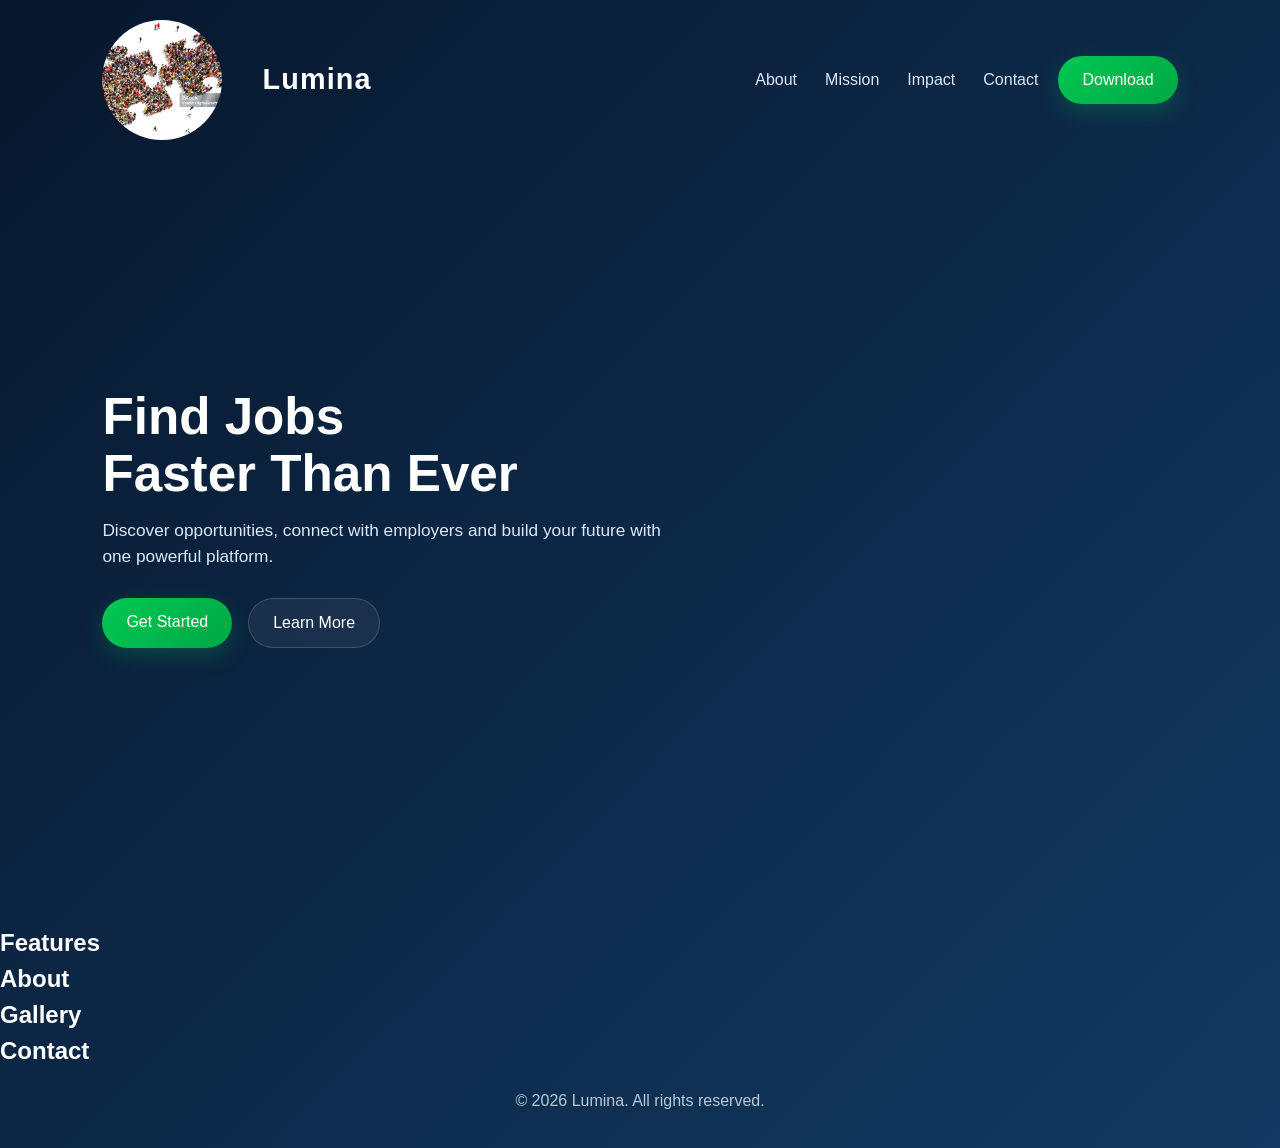
<file: index.html>
<!DOCTYPE html>
<html lang="en">

<head>
    <meta charset="UTF-8">
    <meta name="viewport" content="width=device-width, initial-scale=1.0">
    <title>Skill <Hub:Lumina></Hub:Lumina>
    </title>

    <!-- CSS File -->
    <link rel="stylesheet" href="styling.css">
    <style>
        img {
            border-radius: 100px;
            float: left;
            margin-right: 20px;
            object-fit: cover;
        }
    </style>


</head>

<body>

    <!-- Navigation Bar -->
    <header>
        <img src="logo.jpg" alt="company logo" width="150" height="150">
        <nav class="navbar">

            <div class="logo">
                Lumina
            </div>

            <ul class="nav-links">
                <li><a href="about.html">About</a></li>
                <li><a href="mission.html">Mission</a></li>
                <li><a href="impact.html">Impact</a></li>
                <li><a href="contact.html">Contact</a></li>
            </ul>

            <a href="#" class="btn">Download</a>

        </nav>
    </header>

    <!-- Hero Section -->
    <section class="hero" id="home">

        <div class="hero-text">

            <h1>
                Find Jobs <br>
                Faster Than Ever
            </h1>

            <p>
                Discover opportunities, connect with employers and
                build your future with one powerful platform.
            </p>

            <div class="hero-buttons">
                <a href="#" class="btn">Get Started</a>
                <a href="#" class="btn-secondary">Learn More</a>
            </div>

        </div>



    </section>

    <!-- Features Section -->
    <section id="features">
        <h2>Features</h2>
    </section>

    <!-- About Section -->
    <section id="about">
        <h2>About</h2>
    </section>

    <!-- Gallery Section -->
    <section id="gallery">
        <h2>Gallery</h2>
    </section>

    <!-- Contact Section -->
    <section id="contact">
        <h2>Contact</h2>
    </section>

    <!-- Footer -->
    <footer>
        <p>&copy; 2026 Lumina. All rights reserved.</p>
    </footer>
</file>
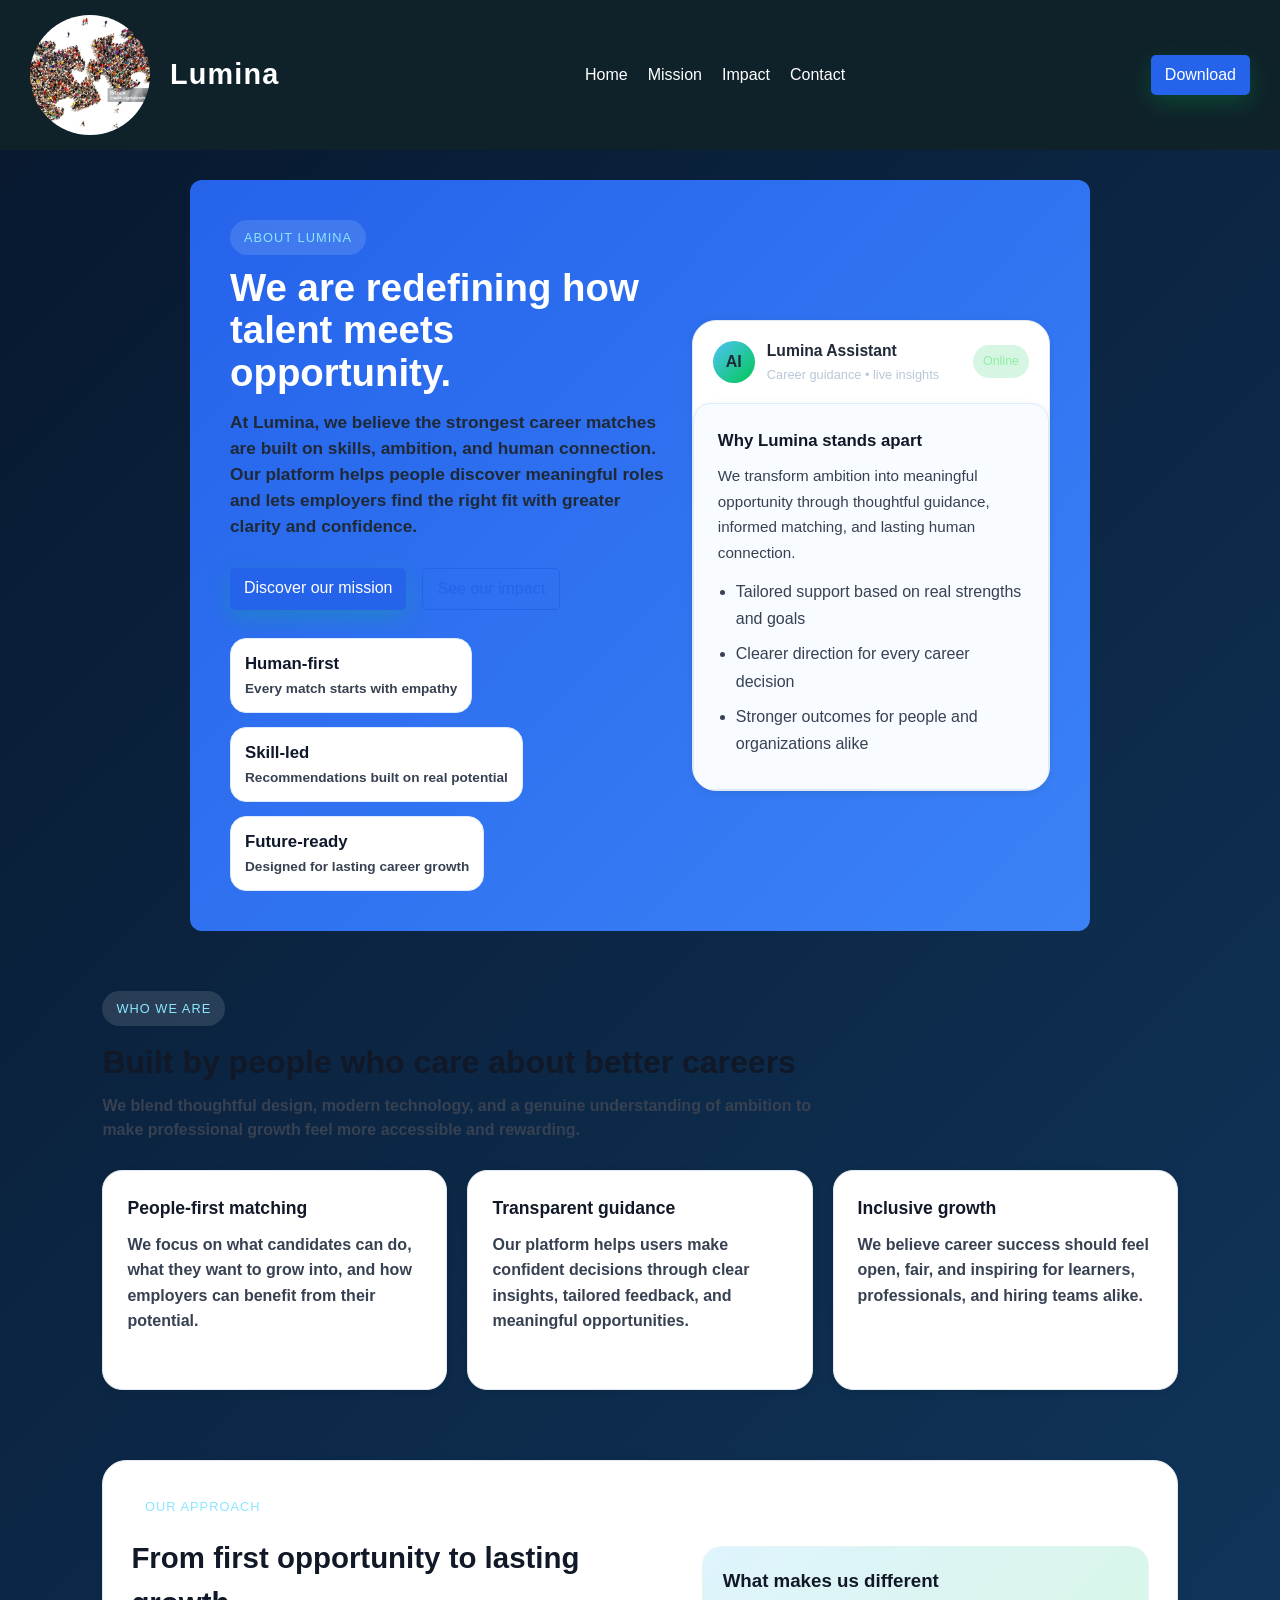
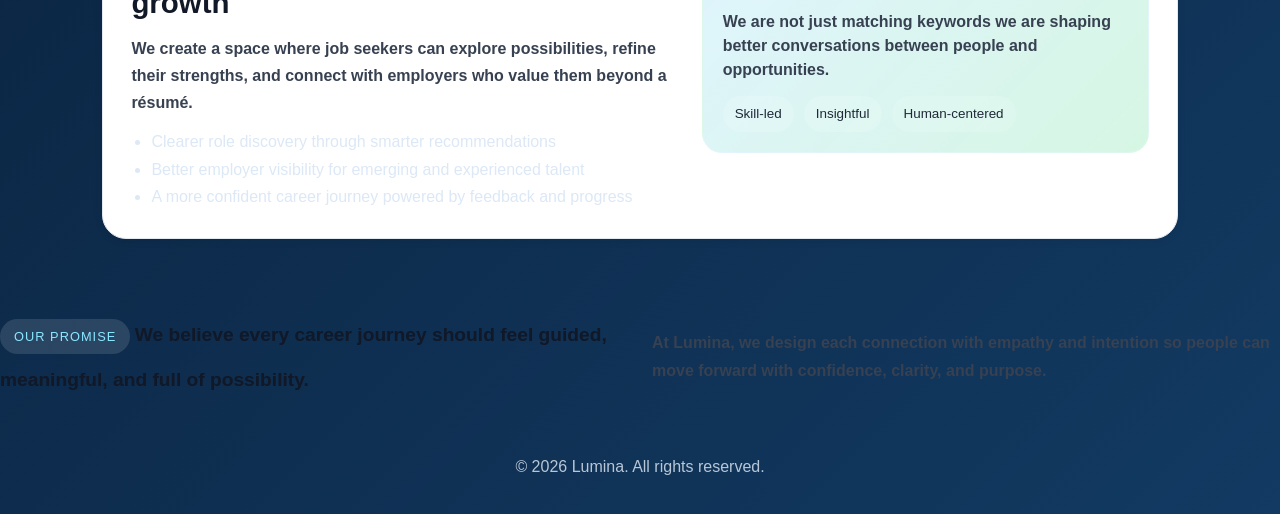
<file: about.html>
<!DOCTYPE html>
<html lang="en">

<head>
    <meta charset="UTF-8">
    <meta name="viewport" content="width=device-width, initial-scale=1.0">
    <title>About Us | Lumina</title>
    <link rel="stylesheet" href="styling.css">
</head>

<body class="about-page">
    <header>
        <img src="logo.jpg" alt="Lumina company logo" width="120" height="120">
        <nav class="navbar">
            <div class="logo">Lumina</div>
            <ul class="nav-links">
                <li><a href="index.html">Home</a></li>
                <li><a href="mission.html">Mission</a></li>
                <li><a href="impact.html">Impact</a></li>
                <li><a href="contact.html">Contact</a></li>
            </ul>
            <a href="#" class="btn">Download</a>
        </nav>
    </header>

    <main>
        <section class="hero about-hero">
            <div class="hero-text">
                <span class="eyebrow">About Lumina</span>
                <h1>We are redefining how talent meets opportunity.</h1>
                <p>At Lumina, we believe the strongest career matches are built on skills, ambition, and human connection. Our platform helps people discover meaningful roles and lets employers find the right fit with greater clarity and confidence.</p>

                <div class="hero-buttons">
                    <a href="mission.html" class="btn">Discover our mission</a>
                    <a href="impact.html" class="btn-secondary">See our impact</a>
                </div>

                <div class="hero-highlights">
                    <div>
                        <strong>Human-first</strong>
                        <span>Every match starts with empathy</span>
                    </div>
                    <div>
                        <strong>Skill-led</strong>
                        <span>Recommendations built on real potential</span>
                    </div>
                    <div>
                        <strong>Future-ready</strong>
                        <span>Designed for lasting career growth</span>
                    </div>
                </div>
            </div>

            <div class="hero-card">
                <div class="chat-shell about-panel">
                    <div class="chat-header">
                        <div class="chat-title-group">
                            <div class="chat-avatar">AI</div>
                            <div>
                                <h3>Lumina Assistant</h3>
                                <p>Career guidance • live insights</p>
                            </div>
                        </div>
                        <span class="status-dot">Online</span>
                    </div>

                    <div class="about-professional-panel">
                        <h3>Why Lumina stands apart</h3>
                        <p>We transform ambition into meaningful opportunity through thoughtful guidance, informed matching, and lasting human connection.</p>
                        <ul>
                            <li>Tailored support based on real strengths and goals</li>
                            <li>Clearer direction for every career decision</li>
                            <li>Stronger outcomes for people and organizations alike</li>
                        </ul>
                    </div>
                </div>
            </div>
        </section>

        <section class="features-section">
            <div class="section-intro">
                <span class="eyebrow">Who we are</span>
                <h2>Built by people who care about better careers</h2>
                <p>We blend thoughtful design, modern technology, and a genuine understanding of ambition to make professional growth feel more accessible and rewarding.</p>
            </div>

            <div class="feature-grid">
                <article class="feature-card about-card">
                    <h3>People-first matching</h3>
                    <p>We focus on what candidates can do, what they want to grow into, and how employers can benefit from their potential.</p>
                </article>
                <article class="feature-card about-card">
                    <h3>Transparent guidance</h3>
                    <p>Our platform helps users make confident decisions through clear insights, tailored feedback, and meaningful opportunities.</p>
                </article>
                <article class="feature-card about-card">
                    <h3>Inclusive growth</h3>
                    <p>We believe career success should feel open, fair, and inspiring for learners, professionals, and hiring teams alike.</p>
                </article>
            </div>
        </section>

        <section class="cv-showcase">
            <div class="cv-panel about-story-grid">
                <div class="cv-panel-text">
                    <span class="eyebrow">Our approach</span>
                    <h2>From first opportunity to lasting growth</h2>
                    <p>We create a space where job seekers can explore possibilities, refine their strengths, and connect with employers who value them beyond a résumé.</p>
                    <ul>
                        <li>Clearer role discovery through smarter recommendations</li>
                        <li>Better employer visibility for emerging and experienced talent</li>
                        <li>A more confident career journey powered by feedback and progress</li>
                    </ul>
                </div>

                <div class="cv-panel-card">
                    <h3>What makes us different</h3>
                    <p>We are not just matching keywords we are shaping better conversations between people and opportunities.</p>
                    <div class="suggestion-stack">
                        <div class="suggestion-pill">Skill-led</div>
                        <div class="suggestion-pill">Insightful</div>
                        <div class="suggestion-pill">Human-centered</div>
                    </div>
                </div>
            </div>
        </section>

        <section class="mission-quote about-quote">
            <div>
                <span class="eyebrow">Our promise</span>
                <strong>We believe every career journey should feel guided, meaningful, and full of possibility.</strong>
            </div>
            <div>
                <p>At Lumina, we design each connection with empathy and intention so people can move forward with confidence, clarity, and purpose.</p>
            </div>
        </section>
    </main>

    <footer>
        <p>&copy; 2026 Lumina. All rights reserved.</p>
    </footer>
</body>

</html>
</file>
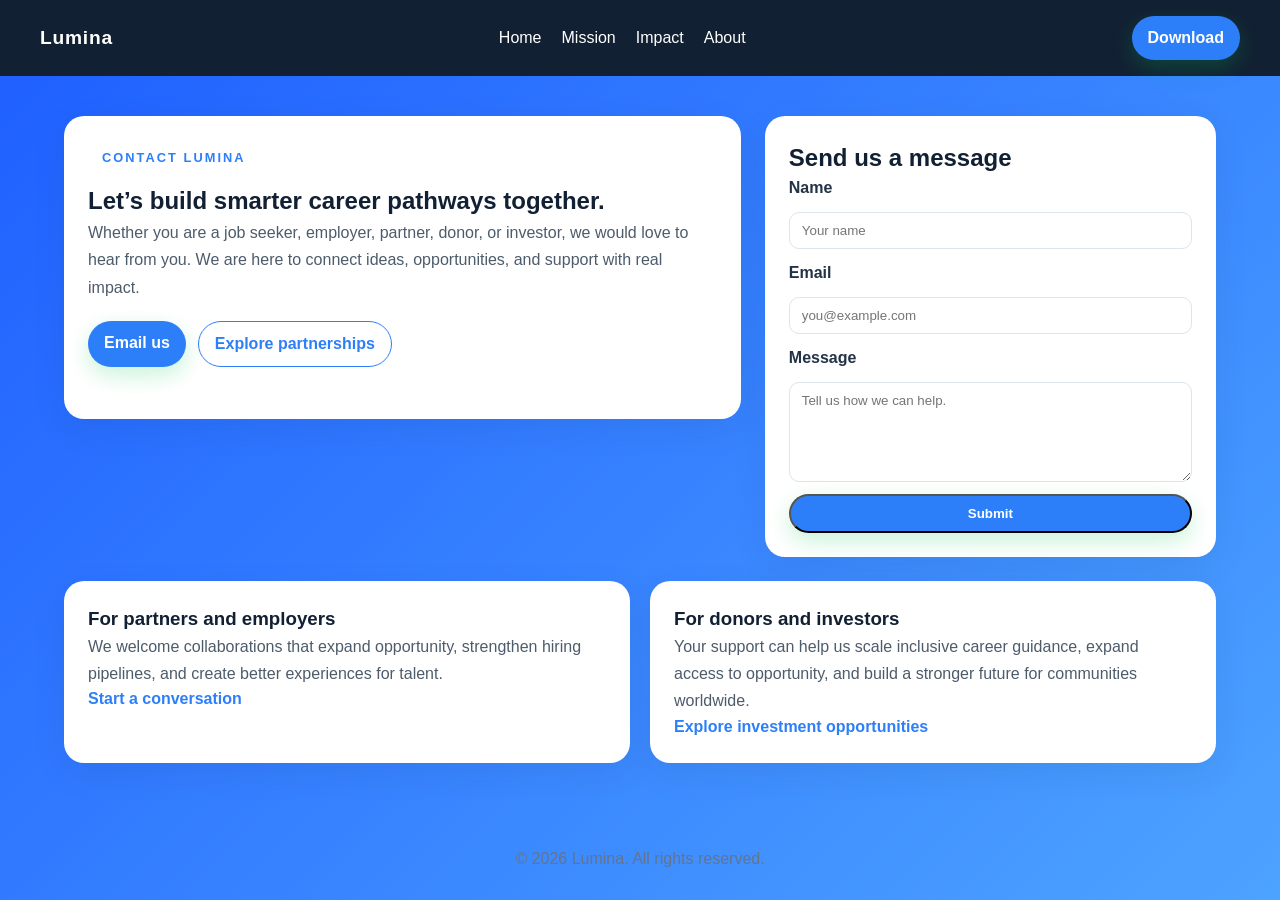
<file: contact.html>
<!DOCTYPE html>
<html lang="en">

<head>
    <meta charset="UTF-8">
    <meta name="viewport" content="width=device-width, initial-scale=1.0">
    <title>Contact Us | Lumina</title>
    <link rel="stylesheet" href="styling.css">
    <style>
        body {
            margin: 0;
            font-family: Arial, sans-serif;
            background: linear-gradient(135deg, #1e5eff 0%, #4da3ff 100%);
            color: #122033;
        }

        header {
            background: #122033;
            color: white;
            padding: 16px 24px;
        }

        .navbar {
            display: flex;
            justify-content: space-between;
            align-items: center;
            max-width: 1200px;
            margin: 0 auto;
        }

        .logo {
            font-size: 1.2rem;
            font-weight: 700;
        }

        .nav-links {
            list-style: none;
            display: flex;
            gap: 20px;
            margin: 0;
            padding: 0;
        }

        .nav-links a {
            color: white;
            text-decoration: none;
        }

        .btn,
        .btn-secondary {
            display: inline-block;
            padding: 10px 16px;
            border-radius: 999px;
            text-decoration: none;
            font-weight: 600;
        }

        .btn {
            background: #2d7ff9;
            color: white;
        }

        .btn-secondary {
            background: transparent;
            color: #2d7ff9;
            border: 1px solid #2d7ff9;
        }

        main {
            max-width: 1200px;
            margin: 0 auto;
            padding: 40px 24px 60px;
        }

        .contact-hero {
            display: grid;
            grid-template-columns: 1.2fr 0.8fr;
            gap: 24px;
            align-items: start;
            margin-bottom: 24px;
        }

        .contact-intro,
        .contact-card,
        .support-card {
            background: white;
            border-radius: 20px;
            box-shadow: 0 10px 35px rgba(18, 32, 51, 0.08);
            padding: 24px;
        }

        .eyebrow {
            display: inline-block;
            margin-bottom: 8px;
            font-size: 0.8rem;
            font-weight: 700;
            text-transform: uppercase;
            letter-spacing: 0.16em;
            color: #2d7ff9;
        }

        h1, h2, h3 {
            margin-top: 0;
        }

        .contact-intro p {
            line-height: 1.7;
            color: #4d5b6b;
        }

        .hero-buttons {
            display: flex;
            gap: 12px;
            margin-top: 20px;
        }

        form {
            display: flex;
            flex-direction: column;
            gap: 12px;
        }

        label {
            font-weight: 600;
            color: #233347;
        }

        input,
        textarea {
            width: 100%;
            padding: 10px 12px;
            border: 1px solid #dce4ee;
            border-radius: 10px;
            box-sizing: border-box;
        }

        textarea {
            min-height: 100px;
            resize: vertical;
        }

        .support-grid {
            display: grid;
            grid-template-columns: repeat(2, minmax(0, 1fr));
            gap: 20px;
        }

        .support-card p {
            line-height: 1.7;
            color: #4d5b6b;
        }

        .support-link {
            color: #2d7ff9;
            font-weight: 600;
            text-decoration: none;
        }

        footer {
            text-align: center;
            padding: 24px;
            color: #64748b;
        }

        @media (max-width: 800px) {
            .contact-hero,
            .support-grid {
                grid-template-columns: 1fr;
            }
        }
    </style>
</head>

<body>
    <header>
        <nav class="navbar">
            <div class="logo">Lumina</div>
            <ul class="nav-links">
                <li><a href="index.html">Home</a></li>
                <li><a href="mission.html">Mission</a></li>
                <li><a href="impact.html">Impact</a></li>
                <li><a href="about.html">About</a></li>
            </ul>
            <a href="#" class="btn">Download</a>
        </nav>
    </header>

    <main>
        <section class="contact-hero">
            <div class="contact-intro">
                <span class="eyebrow">Contact Lumina</span>
                <h1>Let’s build smarter career pathways together.</h1>
                <p>Whether you are a job seeker, employer, partner, donor, or investor, we would love to hear from you. We are here to connect ideas, opportunities, and support with real impact.</p>
                <div class="hero-buttons">
                    <a href="mailto:hello@lumina.org" class="btn">Email us</a>
                    <a href="#support" class="btn-secondary">Explore partnerships</a>
                </div>
            </div>

            <div class="contact-card">
                <h2>Send us a message</h2>
                <form>
                    <label for="name">Name</label>
                    <input type="text" id="name" name="name" placeholder="Your name" required>

                    <label for="email">Email</label>
                    <input type="email" id="email" name="email" placeholder="you@example.com" required>

                    <label for="message">Message</label>
                    <textarea id="message" name="message" placeholder="Tell us how we can help."></textarea>

                    <button type="submit" class="btn">Submit</button>
                </form>
            </div>
        </section>

        <section class="support-grid" id="support">
            <article class="support-card">
                <h3>For partners and employers</h3>
                <p>We welcome collaborations that expand opportunity, strengthen hiring pipelines, and create better experiences for talent.</p>
                <a href="mailto:hello@lumina.org" class="support-link">Start a conversation</a>
            </article>

            <article class="support-card">
                <h3>For donors and investors</h3>
                <p>Your support can help us scale inclusive career guidance, expand access to opportunity, and build a stronger future for communities worldwide.</p>
                <a href="mailto:invest@lumina.org" class="support-link">Explore investment opportunities</a>
            </article>
        </section>
    </main>

    <footer>
        <p>&copy; 2026 Lumina. All rights reserved.</p>
    </footer>
</body>

</html>
</file>
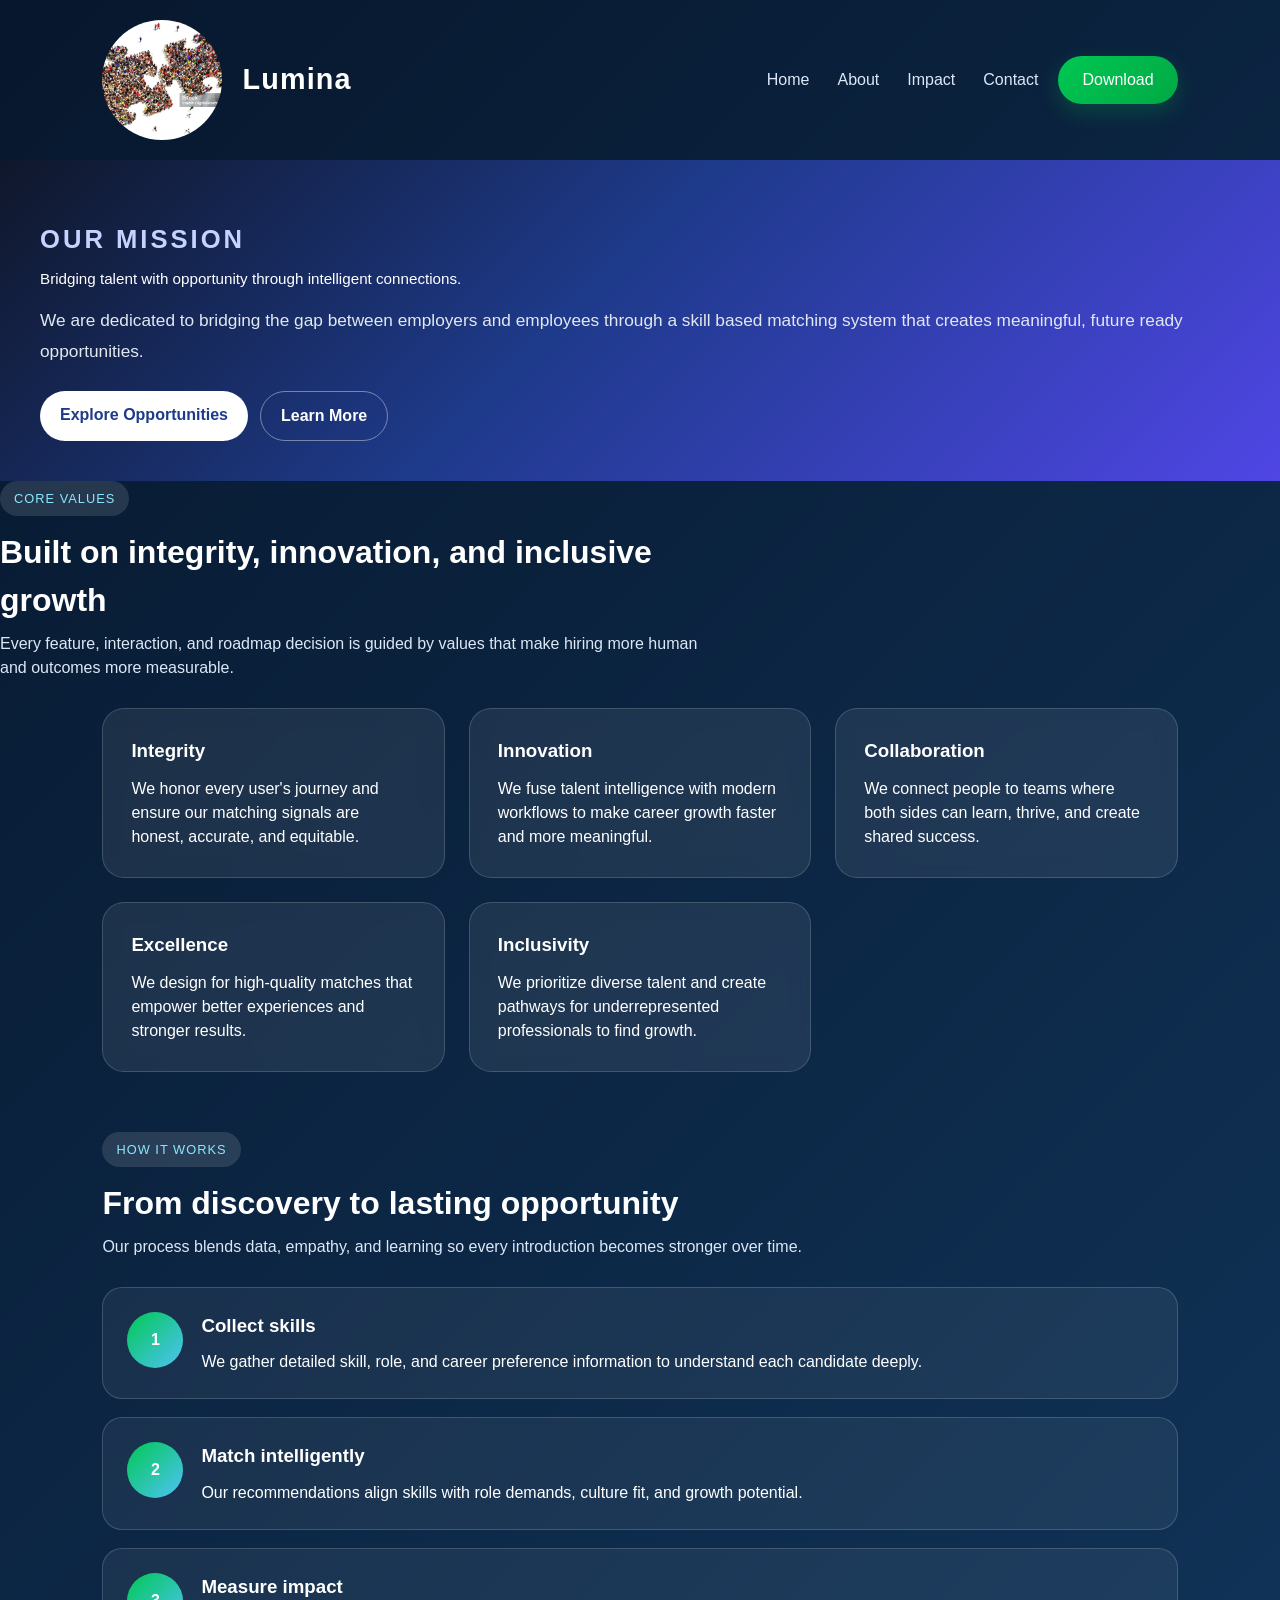
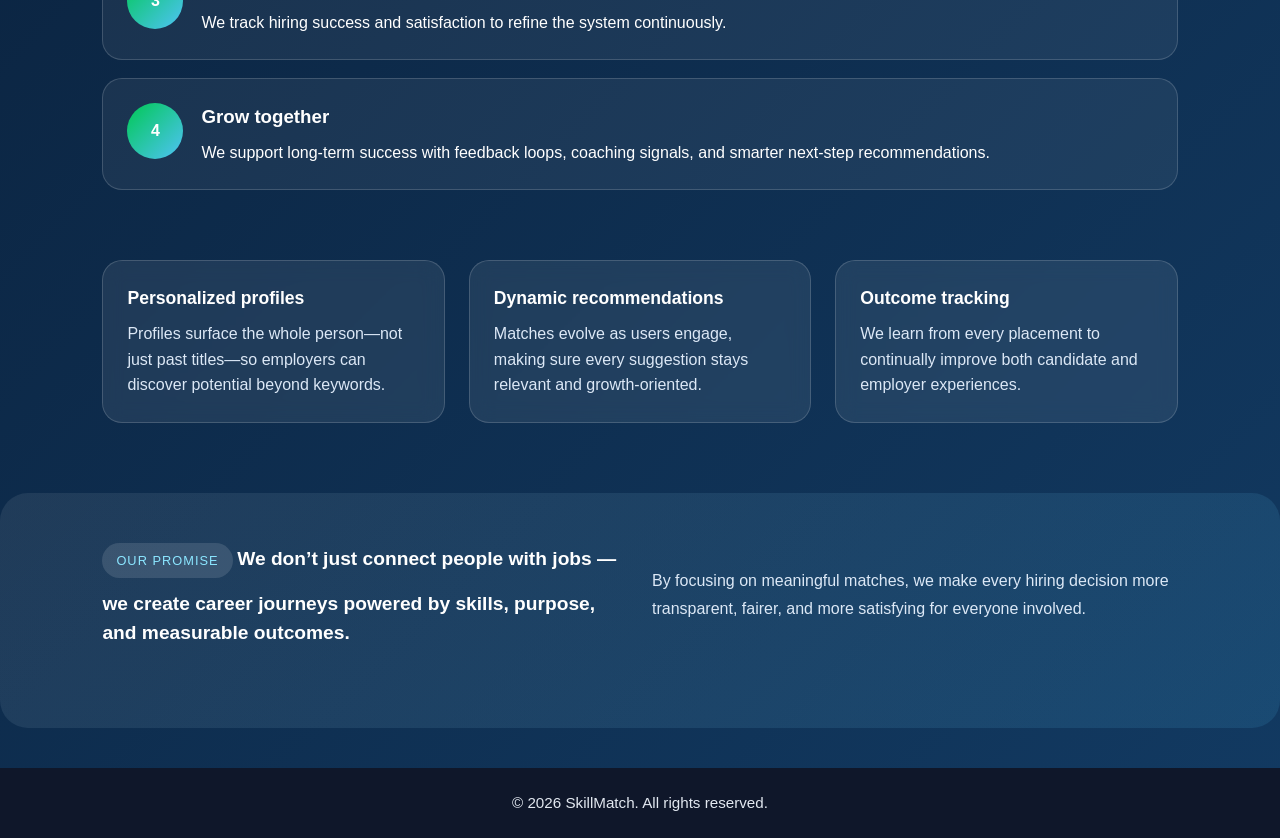
<file: mission.html>
﻿<!DOCTYPE html>
<html lang="en">

<head>
    <meta charset="UTF-8">
    <meta name="viewport" content="width=device-width, initial-scale=1.0">
    <title>Mission | Lumina</title>
    <link rel="stylesheet" href="styling.css">
</head>

<body>
    <header>
        <img src="logo.jpg" alt="Lumina company logo" width="120" height="120">
        <nav class="navbar">
            <div class="logo">Lumina</div>
            <ul class="nav-links">
                <li><a href="index.html">Home</a></li>
                <li><a href="about.html">About</a></li>
                <li><a href="impact.html">Impact</a></li>
                <li><a href="contact.html">Contact</a></li>
            </ul>
            <a href="#" class="btn">Download</a>
        </nav>
    </header>

    <main>
        <section style="padding: 60px 20px 40px; background: linear-gradient(135deg, #0f172a 0%, #1e3a8a 45%, #4f46e5 100%); color: white;">
            <div style="max-width: 1200px; margin: 0 auto; display: flex; flex-wrap: wrap; align-items: center; gap: 35px;">
                <div class="fade-up" style="flex: 1; min-width: 320px;">
                    <h1 style="font-size: 1.6rem; text-transform: uppercase; letter-spacing: 3px; color: #c7d2fe; font-weight: 800; margin-bottom: 12px;">Our Mission</h1>
                    <p style="font-size: 0.95rem; margin: 0 0 16px; line-height: 1.2;">Bridging talent with opportunity through intelligent connections.</p>
                    <p style="font-size: 1.08rem; line-height: 1.8; color: #e2e8f0; margin-bottom: 24px;">
                        We are dedicated to bridging the gap between employers and employees through a skill based matching system that creates meaningful, future ready opportunities.
                    </p>
                    <div style="display: flex; gap: 12px; flex-wrap: wrap;">
                        <a href="index.html" class="pulse-btn" style="background: white; color: #1e3a8a; padding: 12px 20px; border-radius: 999px; text-decoration: none; font-weight: 700;">Explore Opportunities</a>
                        <a href="impact.html" class="pulse-btn" style="border: 1px solid rgba(255,255,255,0.4); color: white; padding: 12px 20px; border-radius: 999px; text-decoration: none; font-weight: 700;">Learn More</a>
                    </div>
                </div>
            </div>
        </section>

        <section class="section-intro" id="values">
            <span class="eyebrow">Core values</span>
            <h2>Built on integrity, innovation, and inclusive growth</h2>
            <p>Every feature, interaction, and roadmap decision is guided by values that make hiring more human and outcomes more measurable.</p>
        </section>

        <section class="values-grid">
            <article class="value-card">
                <h3>Integrity</h3>
                <p>We honor every user's journey and ensure our matching signals are honest, accurate, and equitable.</p>
            </article>
            <article class="value-card">
                <h3>Innovation</h3>
                <p>We fuse talent intelligence with modern workflows to make career growth faster and more meaningful.</p>
            </article>
            <article class="value-card">
                <h3>Collaboration</h3>
                <p>We connect people to teams where both sides can learn, thrive, and create shared success.</p>
            </article>
            <article class="value-card">
                <h3>Excellence</h3>
                <p>We design for high-quality matches that empower better experiences and stronger results.</p>
            </article>
            <article class="value-card">
                <h3>Inclusivity</h3>
                <p>We prioritize diverse talent and create pathways for underrepresented professionals to find growth.</p>
            </article>
        </section>

        <section class="mission-timeline">
            <div class="section-intro">
                <span class="eyebrow">How it works</span>
                <h2>From discovery to lasting opportunity</h2>
                <p>Our process blends data, empathy, and learning so every introduction becomes stronger over time.</p>
            </div>
            <div class="timeline">
                <div class="timeline-item">
                    <div class="timeline-number">1</div>
                    <div>
                        <h3>Collect skills</h3>
                        <p>We gather detailed skill, role, and career preference information to understand each candidate deeply.</p>
                    </div>
                </div>
                <div class="timeline-item">
                    <div class="timeline-number">2</div>
                    <div>
                        <h3>Match intelligently</h3>
                        <p>Our recommendations align skills with role demands, culture fit, and growth potential.</p>
                    </div>
                </div>
                <div class="timeline-item">
                    <div class="timeline-number">3</div>
                    <div>
                        <h3>Measure impact</h3>
                        <p>We track hiring success and satisfaction to refine the system continuously.</p>
                    </div>
                </div>
                <div class="timeline-item">
                    <div class="timeline-number">4</div>
                    <div>
                        <h3>Grow together</h3>
                        <p>We support long-term success with feedback loops, coaching signals, and smarter next-step recommendations.</p>
                    </div>
                </div>
            </div>
        </section>

        <section class="work-grid">
            <div class="feature-card">
                <h3>Personalized profiles</h3>
                <p>Profiles surface the whole person—not just past titles—so employers can discover potential beyond keywords.</p>
            </div>
            <div class="feature-card">
                <h3>Dynamic recommendations</h3>
                <p>Matches evolve as users engage, making sure every suggestion stays relevant and growth-oriented.</p>
            </div>
            <div class="feature-card">
                <h3>Outcome tracking</h3>
                <p>We learn from every placement to continually improve both candidate and employer experiences.</p>
            </div>
        </section>

        <section class="mission-quote">
            <div>
                <span class="eyebrow">Our promise</span>
                <strong>We don’t just connect people with jobs — we create career journeys powered by skills, purpose, and measurable outcomes.</strong>
            </div>
            <div>
                <p>By focusing on meaningful matches, we make every hiring decision more transparent, fairer, and more satisfying for everyone involved.</p>
            </div>
        </section>
    </main>

    <footer style="background: #0f172a; color: #e2e8f0; padding: 24px 20px; text-align: center; margin-top: 40px;">
        <p style="margin: 0; font-size: 0.95rem;">© 2026 SkillMatch. All rights reserved.</p>
    </footer>

</body>

</html>
</file>
<file: styling.css>
:root {
    --bg-dark: #07172d;
    --bg-mid: #123a62;
    --accent: #00c853;
    --accent-2: #4fc3f7;
    --text-main: #ffffff;
    --text-soft: #dce8f6;
    --border-soft: rgba(255, 255, 255, 0.16);
}

* {
    margin: 0;
    padding: 0;
    box-sizing: border-box;
    font-family: Arial, sans-serif;
}

body {
    background: linear-gradient(135deg, var(--bg-dark) 0%, var(--bg-mid) 100%);
    color: var(--text-main);
    min-height: 100vh;
    line-height: 1.5;
}

.impact-page {
    font-family: Arial, sans-serif;
    margin: 0;
    background-color: #f4f7fb;
    background-image: url('logo.jpg');
    background-repeat: no-repeat;
    background-position: center center;
    background-size: 45%;
    background-attachment: fixed;
    opacity: 0.95;
    color: #1f2937;
}

.impact-page header {
    background: #0f172a;
    padding: 15px 30px;
}

.impact-page .navbar {
    display: flex;
    justify-content: space-between;
    align-items: center;
}

.impact-page .nav-links {
    list-style: none;
    display: flex;
    gap: 20px;
    margin: 0;
    padding: 0;
}

.impact-page .nav-links a {
    color: white;
    text-decoration: none;
}

.impact-page .btn {
    background: #2563eb;
    color: white;
    padding: 8px 14px;
    border-radius: 5px;
    text-decoration: none;
}

.impact-page .container {
    max-width: 1200px;
    margin: 0px auto;
    padding: 20px;
}

.impact-page .hero {
    background: linear-gradient(135deg, #2563eb, #3b82f6);
    color: white;
    padding: 40px;
    border-radius: 12px;
    width: 80%;
    max-width: 900px;
    height: 50px;
    min-height: 50vh;
    overflow: auto;
}

.impact-page .hero h1 {
    margin-top: 0;
    font-size: 100px;
    color: darkblue
}

.impact-page .hero p {
    font-size: 18px;
    line-height: 1.6;
}

.impact-page .stats {
    display: grid;
    grid-template-columns: repeat(3, 1fr);
    gap: 15px;
    margin-top: 30px;
}

.impact-page .card {
    background: white;
    padding: 10px;
    border-radius: 10px;
    box-shadow: 0 2px 8px rgba(0, 0, 0, 0.08);
}

.impact-page .card h3 {
    margin: 0 0 8px;
    color: #2563eb;
}

.impact-page .card p {
    margin: 0;
    font-size: 16px;
    color: #374151;
}

.impact-page .section {
    margin-top: 25px;
    background: white;
    padding: 20px;
    border-radius: 10px;
    box-shadow: 0 2px 8px rgba(0, 0, 0, 0.08);
}

.impact-page .section h2 {
    color: #111827;
}

.impact-page .section ul {
    line-height: 1.8;
}

.impact-page .story-section {
    margin-top: 25px;
    background: white;
    padding: 20px;
    border-radius: 10px;
    box-shadow: 0 2px 8px rgba(0, 0, 0, 0.08);
    overflow: hidden;
}

.impact-page .story-section h2 {
    color: #111827;
    margin-top: 0;
}

.impact-page .story-track {
    display: flex;
    width: max-content;
    gap: 20px;
    animation: impactSlideLoop 18s linear infinite;
}

.impact-page .story-card {
    min-width: 260px;
    background: #f8fafc;
    border: 1px solid #e2e8f0;
    border-radius: 12px;
    padding: 15px;
    display: flex;
    align-items: center;
    gap: 12px;
    cursor: pointer;
    transition: transform 0.2s ease, box-shadow 0.2s ease;
}

.impact-page .story-card:hover {
    transform: .4s ease;
    box-shadow: 0 6px 14px rgba(0, 0, 0, 0.12);
    background: #2563eb;
}

.impact-page .story-card img {
    width: 60px;
    height: 60px;
    border-radius: 50%;
    object-fit: cover;
}

.impact-page .story-card strong {
    display: block;
    margin-bottom: 5px;
    color: #0f172a;
}

.impact-page .story-card p {
    margin: 0;
    color: #475569;
    font-size: 14px;
    line-height: 1.5;
}

@keyframes impactSlideLoop {
    0% {
        transform: translateX(0);
    }

    100% {
        transform: translateX(-50%);
    }
}

.impact-page .popup-overlay {
    position: fixed;
    inset: 0;
    background: rgba(0, 0, 0, 0.65);
    display: none;
    align-items: center;
    justify-content: center;
    padding: 20px;
    z-index: 1000;
}

.impact-page .popup-overlay.active {
    display: flex;
}

.impact-page .popup-box {
    background: white;
    width: 100%;
    max-width: 420px;
    border-radius: 14px;
    padding: 20px;
    box-shadow: 0 10px 30px rgba(0, 0, 0, 0.25);
    position: relative;
}

.impact-page .popup-box h3 {
    margin-top: 0;
    color: #0f172a;
}

.impact-page .popup-box p {
    color: #475569;
    line-height: 1.6;
}

.impact-page .close-btn {
    position: absolute;
    top: 10px;
    right: 12px;
    cursor: pointer;
    font-size: 20px;
    color: #64748b;
}

header {
    padding: 20px 8%;
    display: flex;
    align-items: center;
    justify-content: space-between;
    gap: 20px;
}

header img {
    border-radius: 50%;
    object-fit: cover;
    width: 120px;
    height: 120px;
}

.navbar {
    display: flex;
    justify-content: space-between;
    align-items: center;
    width: 100%;
    gap: 20px;
}

.logo {
    font-size: 1.8rem;
    font-weight: 700;
    letter-spacing: 0.04em;
}

.nav-links {
    display: flex;
    list-style: none;
    gap: 28px;
    margin-left: auto;
}

.nav-links a {
    color: var(--text-soft);
    text-decoration: none;
    transition: 0.3s ease;
    position: relative;
}

.nav-links a:hover {
    color: var(--accent-2);
}

.nav-links a::after {
    content: '';
    position: absolute;
    left: 0;
    bottom: -6px;
    width: 0;
    height: 2px;
    background: var(--accent-2);
    transition: width 0.3s ease;
}

.nav-links a:hover::after {
    width: 100%;
}

.btn,
.btn-secondary {
    display: inline-block;
    padding: 12px 24px;
    border-radius: 999px;
    text-decoration: none;
    transition: all 0.3s ease;
}

.btn {
    background: linear-gradient(135deg, var(--accent), #00a844);
    color: white;
    box-shadow: 0 8px 22px rgba(0, 200, 83, 0.22);
}

.btn:hover {
    transform: translateY(-2px);
    box-shadow: 0 12px 26px rgba(0, 200, 83, 0.3);
}

.btn-secondary {
    border: 1px solid var(--border-soft);
    color: white;
    background: rgba(255, 255, 255, 0.06);
}

.btn-secondary:hover {
    background: rgba(255, 255, 255, 0.14);
    transform: translateY(-2px);
}

.hero {
    display: grid;
    grid-template-columns: 1.1fr 0.9fr;
    align-items: center;
    gap: 40px;
    padding: 70px 8% 90px;
    min-height: 85vh;
}

.eyebrow {
    display: inline-block;
    margin-bottom: 12px;
    padding: 8px 14px;
    border-radius: 999px;
    background: rgba(255, 255, 255, 0.12);
    color: #8be6ff;
    font-size: 0.8rem;
    letter-spacing: 0.08em;
    text-transform: uppercase;
}

.hero-text h1 {
    font-size: clamp(2.3rem, 4vw, 3.6rem);
    line-height: 1.1;
    margin-bottom: 16px;
}

.hero-text p {
    font-size: 1.08rem;
    color: var(--text-soft);
    margin-bottom: 28px;
    max-width: 620px;
}

.hero-buttons {
    display: flex;
    gap: 16px;
    flex-wrap: wrap;
    margin-bottom: 28px;
}

.hero-highlights {
    display: flex;
    flex-wrap: wrap;
    gap: 14px;
}

.hero-highlights div {
    background: rgba(255, 255, 255, 0.08);
    border: 1px solid var(--border-soft);
    border-radius: 16px;
    padding: 12px 14px;
    min-width: 140px;
    backdrop-filter: blur(8px);
}

.hero-highlights strong {
    display: block;
    font-size: 1.05rem;
    color: white;
}

.hero-highlights span {
    font-size: 0.85rem;
    color: #b8c7d8;
}

.hero-card {
    display: flex;
    justify-content: center;
}

.chat-shell {
    width: 100%;
    max-width: 480px;
    background: rgba(7, 23, 45, 0.92);
    border: 1px solid var(--border-soft);
    border-radius: 24px;
    overflow: hidden;
    box-shadow: 0 24px 70px rgba(0, 0, 0, 0.28);
}

.chat-header {
    display: flex;
    justify-content: space-between;
    align-items: center;
    padding: 18px 20px;
    background: rgba(255, 255, 255, 0.08);
}

.chat-title-group {
    display: flex;
    align-items: center;
    gap: 12px;
}

.chat-avatar {
    width: 42px;
    height: 42px;
    border-radius: 50%;
    display: grid;
    place-items: center;
    font-weight: 700;
    background: linear-gradient(135deg, var(--accent-2), var(--accent));
}

.chat-header h3 {
    font-size: 0.98rem;
    margin-bottom: 3px;
}

.chat-header p {
    font-size: 0.8rem;
    color: #b8c7d8;
}

.status-dot {
    padding: 7px 10px;
    border-radius: 999px;
    background: rgba(0, 200, 83, 0.16);
    color: #8cf0a3;
    font-size: 0.78rem;
}

.chat-body {
    padding: 20px;
}

.about-professional-panel {
    padding: 24px;
    background: linear-gradient(135deg, rgba(255, 255, 255, 0.08), rgba(255, 255, 255, 0.04));
    border: 1px solid rgba(255, 255, 255, 0.12);
    border-radius: 18px;
    box-shadow: inset 0 1px 0 rgba(255, 255, 255, 0.08);
}

.about-professional-panel h3 {
    margin-bottom: 10px;
    font-size: 1.05rem;
    color: white;
}

.about-professional-panel p {
    margin-bottom: 12px;
    color: #dce7f2;
    line-height: 1.7;
    font-size: 0.95rem;
}

.about-professional-panel ul {
    padding-left: 18px;
    margin: 0;
    color: #b8c7d8;
    line-height: 1.7;
}

.about-professional-panel li {
    margin-bottom: 8px;
}

.chat-input {
    display: flex;
    gap: 10px;
    padding: 16px 20px 20px;
}

.chat-input input {
    flex: 1;
    padding: 12px 14px;
    border: none;
    border-radius: 999px;
    outline: none;
}

.chat-input button {
    border: none;
    background: var(--accent);
    color: white;
    padding: 0 14px;
    border-radius: 999px;
    cursor: pointer;
}

.features-section {
    padding: 30px 8% 70px;
}

.section-intro {
    max-width: 720px;
    margin-bottom: 28px;
}

.section-intro h2 {
    font-size: clamp(1.6rem, 2.5vw, 2.2rem);
    margin-bottom: 8px;
}

.section-intro p {
    color: var(--text-soft);
    font-size: 1rem;
}

.feature-grid {
    display: grid;
    grid-template-columns: repeat(3, minmax(0, 1fr));
    gap: 20px;
}

.feature-card {
    background: rgba(255, 255, 255, 0.08);
    border: 1px solid var(--border-soft);
    border-radius: 20px;
    padding: 24px;
    backdrop-filter: blur(10px);
    transition: transform 0.3s ease, box-shadow 0.3s ease;
}

.feature-card:hover {
    transform: translateY(-4px);
    box-shadow: 0 16px 34px rgba(0, 0, 0, 0.2);
}

.feature-card h3 {
    margin-bottom: 10px;
    font-size: 1.1rem;
}

.feature-card p {
    color: var(--text-soft);
    line-height: 1.6;
}

.mission-hero {
    padding: 70px 8% 50px;
}

.mission-hero-grid {
    display: grid;
    grid-template-columns: 1.1fr 0.9fr;
    gap: 36px;
    align-items: center;
}

.mission-panel {
    display: flex;
    justify-content: center;
}

.mission-card {
    background: rgba(255, 255, 255, 0.08);
    border: 1px solid var(--border-soft);
    border-radius: 24px;
    padding: 32px;
    backdrop-filter: blur(10px);
    max-width: 560px;
}

.mission-card h2 {
    font-size: clamp(1.8rem, 2.3vw, 2.4rem);
    margin-bottom: 16px;
}

.mission-card p {
    color: var(--text-soft);
    line-height: 1.8;
    margin-bottom: 22px;
}

.mission-list {
    list-style: none;
    padding-left: 0;
    display: grid;
    gap: 14px;
    color: var(--text-soft);
}

.mission-list li {
    padding-left: 18px;
    position: relative;
}

.mission-list li::before {
    content: '•';
    position: absolute;
    left: 0;
    top: 2px;
    color: var(--accent-2);
}

.mission-highlights {
    display: grid;
    grid-template-columns: repeat(3, minmax(0, 1fr));
    gap: 16px;
    margin-top: 28px;
}

.mission-highlights div {
    background: rgba(255, 255, 255, 0.08);
    border: 1px solid var(--border-soft);
    border-radius: 18px;
    padding: 18px;
    text-align: center;
}

.mission-highlights strong {
    display: block;
    font-size: 1.5rem;
    color: white;
    margin-bottom: 6px;
}

.mission-highlights span {
    color: #b8c7d8;
    font-size: 0.95rem;
}

.values-grid {
    display: grid;
    grid-template-columns: repeat(3, minmax(0, 1fr));
    gap: 24px;
    padding: 0 8%;
    margin-bottom: 60px;
}

.value-card {
    background: rgba(255, 255, 255, 0.08);
    border: 1px solid var(--border-soft);
    border-radius: 22px;
    padding: 28px;
    backdrop-filter: blur(10px);
}

.value-card h3 {
    margin-bottom: 12px;
}

.mission-timeline {
    padding: 0 8% 70px;
}

.timeline {
    display: grid;
    gap: 18px;
}

.timeline-item {
    display: grid;
    grid-template-columns: 56px 1fr;
    gap: 18px;
    align-items: start;
    background: rgba(255, 255, 255, 0.06);
    border: 1px solid var(--border-soft);
    border-radius: 20px;
    padding: 24px;
}

.timeline-number {
    width: 56px;
    height: 56px;
    border-radius: 50%;
    background: linear-gradient(135deg, var(--accent), var(--accent-2));
    display: grid;
    place-items: center;
    font-weight: 700;
}

.timeline-item h3 {
    margin-bottom: 10px;
}

.work-grid {
    display: grid;
    grid-template-columns: repeat(3, minmax(0, 1fr));
    gap: 24px;
    padding: 0 8% 70px;
}

.mission-quote {
    padding: 50px 8% 80px;
    margin-bottom: 40px;
    background: linear-gradient(135deg, rgba(255, 255, 255, 0.08), rgba(79, 195, 247, 0.12));
    border-radius: 28px;
    display: grid;
    grid-template-columns: 1fr 1fr;
    gap: 24px;
    align-items: center;
}

.mission-quote strong {
    font-size: 1.2rem;
    color: white;
    line-height: 1.5;
}

.mission-quote p {
    color: var(--text-soft);
    line-height: 1.75;
}

.cv-showcase {
    padding: 0 8% 70px;
}

.cv-panel {
    display: grid;
    grid-template-columns: 1.1fr 0.9fr;
    gap: 24px;
    background: rgba(255, 255, 255, 0.08);
    border: 1px solid var(--border-soft);
    border-radius: 24px;
    padding: 28px;
    backdrop-filter: blur(10px);
}

.cv-panel-text h2 {
    font-size: clamp(1.5rem, 2.3vw, 2rem);
    margin-bottom: 10px;
}

.cv-panel-text p,
.cv-panel-text li {
    color: var(--text-soft);
    line-height: 1.7;
}

.cv-panel-text ul {
    margin-top: 12px;
    padding-left: 20px;
}

.cv-panel-card {
    background: linear-gradient(135deg, rgba(79, 195, 247, 0.18), rgba(0, 200, 83, 0.16));
    border: 1px solid rgba(255, 255, 255, 0.14);
    border-radius: 20px;
    padding: 20px;
    display: flex;
    flex-direction: column;
    gap: 14px;
}

.job-form {
    display: flex;
    flex-direction: column;
    gap: 8px;
}

.job-form label {
    font-size: 0.9rem;
    color: var(--text-soft);
}

.job-form input {
    padding: 10px 12px;
    border: 1px solid rgba(255, 255, 255, 0.16);
    border-radius: 10px;
    outline: none;
}

.job-form button {
    margin-top: 6px;
    border: none;
    background: var(--accent);
    color: white;
    padding: 10px 14px;
    border-radius: 999px;
    cursor: pointer;
}

.preview-card {
    background: rgba(255, 255, 255, 0.07);
    border: 1px solid rgba(255, 255, 255, 0.12);
    border-radius: 16px;
    padding: 14px;
}

.preview-card h4 {
    margin-bottom: 8px;
}

.preview-card p {
    font-size: 0.92rem;
    color: var(--text-soft);
    margin-bottom: 8px;
}

.suggestion-stack {
    display: flex;
    flex-wrap: wrap;
    gap: 10px;
}

.suggestion-pill {
    background: rgba(255, 255, 255, 0.14);
    border-radius: 999px;
    padding: 8px 12px;
    font-size: 0.84rem;
    animation: pulse 2.2s ease-in-out infinite;
}

@keyframes pulse {

    0%,
    100% {
        transform: translateY(0);
    }

    50% {
        transform: translateY(-3px);
    }
}

.login-section {
    padding: 0 8% 70px;
}

.login-grid {
    display: grid;
    grid-template-columns: repeat(2, minmax(0, 1fr));
    gap: 20px;
}

.login-card {
    background: rgba(255, 255, 255, 0.08);
    border: 1px solid var(--border-soft);
    border-radius: 20px;
    padding: 24px;
    backdrop-filter: blur(10px);
}

.login-card h3 {
    margin-bottom: 10px;
}

.login-card p {
    color: var(--text-soft);
    margin-bottom: 16px;
    line-height: 1.6;
}

.insight-strip {
    display: flex;
    justify-content: space-around;
    gap: 20px;
    padding: 24px 8% 50px;
    flex-wrap: wrap;
}

.insight-strip div {
    text-align: center;
    min-width: 140px;
}

.insight-strip strong {
    display: block;
    font-size: 1.25rem;
    margin-bottom: 6px;
}

.insight-strip span {
    color: #b8c7d8;
}

footer {
    padding: 20px 8% 35px;
    text-align: center;
    color: #b8c7d8;
}

..about-page {
    font-family: Arial, sans-serif;
    margin: 0;
    background-color: #f4f4fb;
    opacity: 0.95;
    color: #1f2937;
}

.about-page header {
    background: #0f222a;
    padding: 15px 30px;
}

.about-page .navbar {
    display: flex;
    justify-content: space-between;
    align-items: center;
}

.about-page .nav-links {
    list-style: none;
    display: flex;
    gap: 20px;
    margin: 0;
    padding: 0;
}

.about-page .nav-links a {
    color: white;
    text-decoration: none;
}

.about-page .btn {
    background: #2563eb;
    color: white;
    padding: 8px 14px;
    border-radius: 5px;
    text-decoration: none;
}

.about-page .btn-secondary {
    background: transparent;
    color: #2563eb;
    border: 1px solid #2563eb;
    padding: 8px 14px;
    border-radius: 5px;
    text-decoration: none;
}

.about-page .hero.about-hero {
    background: linear-gradient(135deg, #2563eb, #3b82f6);
    color: white;
    padding: 40px;
    border-radius: 12px;
    width: 80%;
    max-width: 900px;
    min-height: 50vh;
    overflow: auto;
    margin: 30px auto;
    display: grid;
    grid-template-columns: 1.1fr 0.9fr;
    gap: 24px;
    align-items: center;
}

.about-page .hero-text h1 {
    color: white;
    font-size: clamp(2rem, 3vw, 3rem);
}

.about-page .hero-text p {
    color: #1f2937;
    font-weight: 600;
}

.about-page .hero-highlights span {
    color: #374151;
    font-weight: 600;
}

.about-page .section-intro p,
.about-page .feature-card p,
.about-page .cv-panel-text p,
.about-page .cv-panel-card p,
.about-page .mission-quote p {
    color: #374151;
    font-weight: 600;
}

.about-page .hero-highlights div {
    background: white;
    color: #0f172a;
    border: 1px solid #dbeafe;
}

.about-page .hero-highlights strong {
    color: #0f172a;
}

.about-page .chat-shell,
.about-page .about-professional-panel,
.about-page .feature-card,
.about-page .cv-panel,
.about-page .mission-quote {
    background: white;
    border: 1px solid #e2e8f0;
    box-shadow: 0 2px 8px rgba(0, 0, 0, 0.08);
    color: #1f2937;
}

.about-page .about-professional-panel {
    background: #f8fbff;
    border-color: #dbeafe;
}

.about-page .about-professional-panel h3,
.about-page .section-intro h2,
.about-page .feature-card h3,
.about-page .cv-panel-text h2,
.about-page .cv-panel-card h3,
.about-page .mission-quote strong {
    color: #111827;
}

.about-page .about-professional-panel p,
.about-page .about-professional-panel ul,
.about-page .cv-panel-text ul,
.about-page .cv-panel-card p {
    color: #374151;
}

.about-page .about-hero,
.about-page .about-quote {
    background: transparent;
    padding: 0;
    border: none;
    box-shadow: none;
}

.about-hero {
    padding-bottom: 70px;
}

.about-panel {
    box-shadow: 0 24px 70px rgba(0, 0, 0, 0.24);
}

.about-card {
    min-height: 220px;
}

.about-story-grid {
    align-items: center;
}

.about-quote {
    margin-top: 10px;
}

@media (max-width: 900px) {
    .hero {
        grid-template-columns: 1fr;
        padding-top: 50px;
    }

    .mission-hero-grid,
    .values-grid,
    .work-grid,
    .timeline {
        grid-template-columns: 1fr;
    }

    .timeline-item {
        grid-template-columns: 1fr;
    }

    .mission-quote {
        grid-template-columns: 1fr;
    }

    .feature-grid {
        grid-template-columns: 1fr;
    }

    .cv-panel {
        grid-template-columns: 1fr;
    }

    .login-grid {
        grid-template-columns: 1fr;
    }
}

@media (max-width: 700px) {
    header {
        flex-direction: column;
        align-items: flex-start;
    }

    .navbar {
        flex-direction: column;
        align-items: flex-start;
    }

    .nav-links {
        margin-left: 0;
        flex-wrap: wrap;
        gap: 16px;
    }

    .hero-text h1 {
        font-size: 2.1rem;
    }

    .hero-buttons {
        flex-direction: column;
        align-items: flex-start;
    }

    .hero-highlights {
        flex-direction: column;
    }

    .chat-input {
        flex-direction: column;
    }

    .chat-input button {
        padding: 12px 14px;
    }
}
</file>
